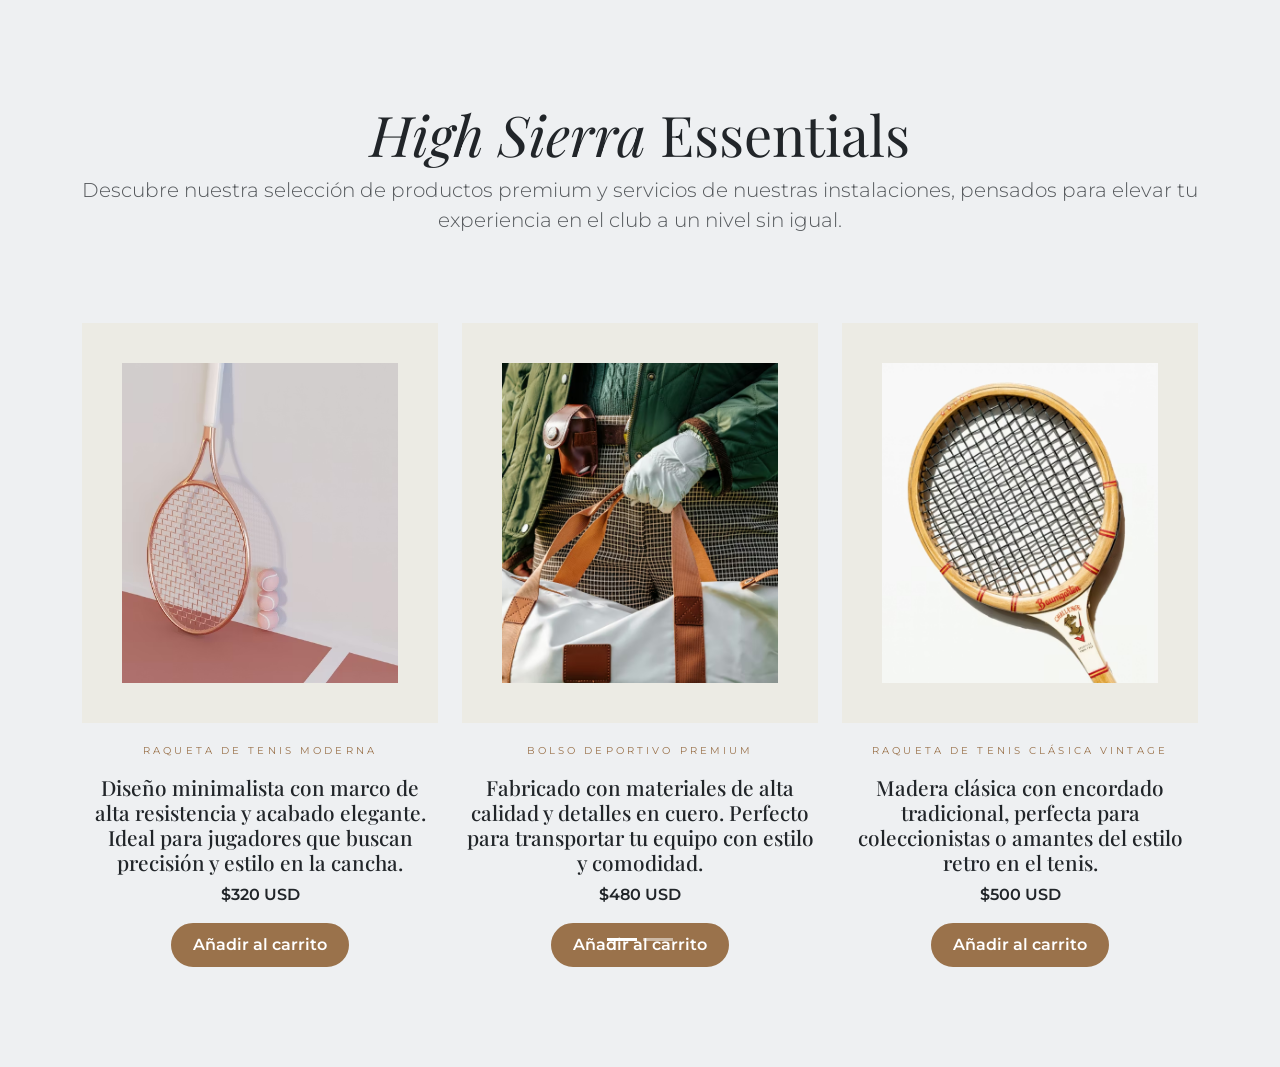
<file: indexProductos.html>
<!DOCTYPE html>
<html lang="es">
<head>
<meta charset="UTF-8">
<meta name="viewport" content="width=device-width, initial-scale=1.0">
<title>High Sierra Boutique</title>

<link href="https://cdn.jsdelivr.net/npm/bootstrap@5.3.2/dist/css/bootstrap.min.css" rel="stylesheet">
<link href="https://fonts.googleapis.com/css2?family=Montserrat:wght@300;400;600&family=Playfair+Display:wght@400;700&display=swap" rel="stylesheet">

<style>
body { font-family: 'Montserrat', sans-serif; }
.section-padding { padding: 100px 0; }
.bg-hs-off-white { background-color: #EEF0F2; }

.serif { font-family: 'Playfair Display', serif; }
.serif-italic { font-family: 'Playfair Display', serif; font-style: italic; }

.glow-text {
    position: relative;
}
.glow-text::after {
    content: '';
    position: absolute;
    top: 50%; left: 50%;
    transform: translate(-50%, -50%);
    width: 120%; height: 150%;
    background: radial-gradient(ellipse, rgba(194,155,111,0.15), transparent);
    z-index: -1;
}

.card-boutique {
    border: none;
    background-color: transparent;
    transition: transform 0.6s ease, box-shadow 0.6s ease;
}
.card-boutique:hover {
    transform: translateY(-15px);
    box-shadow: 0 40px 60px rgba(0,0,0,0.15);
}

.img-container {
    background-color: #ECEBE4;
    padding: 40px;
    height: 400px;
    display: flex;
    align-items: center;
    justify-content: center;
}

.img-placeholder-premium {
    display: flex;
    align-items: center;
    justify-content: center;
    color: #777;
    font-size: 1.1rem;
}

.card-boutique-body {
    padding-top: 20px;
    text-align: center;
}

.product-category {
    text-transform: uppercase;
    font-size: 0.65rem;
    letter-spacing: 0.3em;
    color: #9A724B;
}

.product-title {
    font-size: 1.3rem;
}

.product-price {
    font-weight: 600;
}

/* Botones elegantes con paleta de colores */
.btn-hs {
    border-radius: 50px;
    padding: 8px 20px;
    font-weight: 600;
    color: #fff;
    border: 2px solid #9A724B;
    background-color: #9A724B;
    transition: all 0.3s ease;
}
.btn-hs:hover {
    background-color: #fff;
    color: #9A724B;
}

/* Toasts personalizados */
.toast-container {
    position: fixed;
    top: 20px;
    right: 20px;
    z-index: 1055;
}
.toast-custom {
    background-color: #9A724B;
    color: #fff;
    font-weight: 500;
    border-radius: 8px;
    padding: 12px 18px;
    box-shadow: 0 8px 16px rgba(0,0,0,0.2);
    margin-top: 10px;
    opacity: 0;
    transform: translateY(-20px);
    transition: all 0.4s ease;
}
.toast-custom.show {
    opacity: 1;
    transform: translateY(0);
}
</style>
</head>

<body>

<section id="boutique" class="section-padding bg-hs-off-white">
    <div class="container">
        <div class="text-center mb-5 pb-4">
            <h2 class="display-4 serif mb-2 glow-text">
                <span class="serif-italic">High Sierra</span> Essentials
            </h2>
            <p class="lead text-muted">
                Descubre nuestra selección de productos premium y servicios de nuestras instalaciones, pensados para elevar tu experiencia en el club a un nivel sin igual.
            </p>
        </div>

        <div id="boutiqueRotator" class="carousel slide carousel-fade" data-bs-ride="carousel">
            <div class="carousel-inner">

                <!-- SLIDE 1 -->
                <div class="carousel-item active">
                    <div class="row g-4">
                        <!-- Producto 1 -->
                        <div class="col-md-4">
                            <div class="card card-boutique">
                                <div class="img-container">
                                    <img src="Imágenes/country_club_pics/premium_photo-1661501222517-4e6972d2e080.avif" alt="Raqueta moderna" class="w-100 h-100 object-fit-cover">
                                </div>
                                <div class="card-boutique-body">
                                    <p class="product-category">Raqueta de tenis moderna</p>
                                    <h4 class="product-title serif">Diseño minimalista con marco de alta resistencia y acabado elegante. Ideal para jugadores que buscan precisión y estilo en la cancha.</h4>
                                    <p class="product-price">$320 USD</p>
                                    <button class="btn btn-hs add-to-cart" data-product="Raqueta de tenis moderna" data-price="320">Añadir al carrito</button>
                                </div>
                            </div>
                        </div>

                        <!-- Producto 2 -->
                        <div class="col-md-4">
                            <div class="card card-boutique">
                                <div class="img-container">
                                    <img src="Imágenes/country_club_pics/premium_photo-1765828956695-3f9d642834a7.avif" alt="Bolso deportivo" class="w-100 h-100 object-fit-cover">
                                </div>
                                <div class="card-boutique-body">
                                    <p class="product-category">Bolso deportivo premium</p>
                                    <h4 class="product-title serif">Fabricado con materiales de alta calidad y detalles en cuero. Perfecto para transportar tu equipo con estilo y comodidad.</h4>
                                    <p class="product-price">$480 USD</p>
                                    <button class="btn btn-hs add-to-cart" data-product="Bolso deportivo premium" data-price="480">Añadir al carrito</button>
                                </div>
                            </div>
                        </div>

                        <!-- Producto 3 -->
                        <div class="col-md-4">
                            <div class="card card-boutique">
                                <div class="img-container">
                                    <img src="Imágenes/country_club_pics/photo-1615343303847-443dd6167322.avif" alt="Raqueta clásica" class="w-100 h-100 object-fit-cover">
                                </div>
                                <div class="card-boutique-body">
                                    <p class="product-category">Raqueta de tenis clásica vintage</p>
                                    <h4 class="product-title serif">Madera clásica con encordado tradicional, perfecta para coleccionistas o amantes del estilo retro en el tenis.</h4>
                                    <p class="product-price">$500 USD</p>
                                    <button class="btn btn-hs add-to-cart" data-product="Raqueta de tenis clásica vintage" data-price="500">Añadir al carrito</button>
                                </div>
                            </div>
                        </div>

                    </div>
                </div>

                <!-- SLIDE 2 -->
                <div class="carousel-item">
                    <div class="row g-4">

                        <!-- Producto 4 -->
                        <div class="col-md-4">
                            <div class="card card-boutique">
                                <div class="img-container">
                                    <img src="Imágenes/country_club_pics/photo-1634606847472-20a33df3ee61.avif" alt="Campo de Golf" class="w-100 h-100 object-fit-cover">
                                </div>
                                <div class="card-boutique-body">
                                    <p class="product-category">Campo de Golf</p>
                                    <h4 class="product-title serif">Disfruta de entrenamientos en campos emblemáticos, donde perfeccionarás tu swing como un verdadero amante del golf.</h4>
                                    <p class="product-price">$1000 USD</p>
                                    <button class="btn btn-hs add-to-cart" data-product="Campo de Golf" data-price="1000">Añadir al carrito</button>
                                </div>
                            </div>
                        </div>

                        <!-- Producto 5 -->
                        <div class="col-md-4">
                            <div class="card card-boutique">
                                <div class="img-container">
                                    <img src="Imágenes/country_club_pics/premium_photo-1733342490554-4bcb4c60631e.avif" alt="Cancha de Tenis" class="w-100 h-100 object-fit-cover">
                                </div>
                                <div class="card-boutique-body">
                                    <p class="product-category">Cancha de Tenis</p>
                                    <h4 class="product-title serif">Practica tenis en instalaciones diseñadas para el deporte, con canchas bien acondicionadas y ambiente social.</h4>
                                    <p class="product-price">$800 USD</p>
                                    <button class="btn btn-hs add-to-cart" data-product="Cancha de Tenis" data-price="800">Añadir al carrito</button>
                                </div>
                            </div>
                        </div>

                        <!-- Producto 6 -->
                        <div class="col-md-4">
                            <div class="card card-boutique">
                                <div class="img-container">
                                    <img src="Imágenes/country_club_pics/photo-1625476349544-b315ca2c615e.avif" alt="Yoga y bienestar" class="w-100 h-100 object-fit-cover">
                                </div>
                                <div class="card-boutique-body">
                                    <p class="product-category">Yoga y bienestar integral</p>
                                    <h4 class="product-title serif">El yoga es mucho más que un ejercicio, es un camino hacia la armonía y bienestar integral.</h4>
                                    <p class="product-price">$300 USD</p>
                                    <button class="btn btn-hs add-to-cart" data-product="Yoga y bienestar integral" data-price="300">Añadir al carrito</button>
                                </div>
                            </div>
                        </div>

                    </div>
                </div>

            </div>

            <div class="carousel-indicators">
                <button type="button" data-bs-target="#boutiqueRotator" data-bs-slide-to="0" class="active"></button>
                <button type="button" data-bs-target="#boutiqueRotator" data-bs-slide-to="1"></button>
            </div>

        </div>
    </div>
</section>

<!-- Contenedor de toasts -->
<div class="toast-container" id="toastContainer"></div>

<script src="https://cdn.jsdelivr.net/npm/bootstrap@5.3.2/dist/js/bootstrap.bundle.min.js"></script>

<script>
document.addEventListener("DOMContentLoaded", function() {
    new bootstrap.Carousel('#boutiqueRotator', {
        interval: 4500,
        wrap: true
    });

    let cart = [];
    const addButtons = document.querySelectorAll('.add-to-cart');
    const toastContainer = document.getElementById('toastContainer');

    function showToast(message){
        const toast = document.createElement('div');
        toast.classList.add('toast-custom');
        toast.textContent = message;
        toastContainer.appendChild(toast);
        setTimeout(() => toast.classList.add('show'), 50);
        setTimeout(() => {
            toast.classList.remove('show');
            setTimeout(() => toast.remove(), 400);
        }, 2000);
    }

    addButtons.forEach(button => {
        button.addEventListener('click', () => {
            const productName = button.getAttribute('data-product');
            const productPrice = button.getAttribute('data-price');

            const index = cart.findIndex(item => item.name === productName);
            if(index === -1){
                cart.push({name: productName, price: productPrice});
                button.textContent = "Eliminar del carrito";
                button.classList.remove('btn-hs');
                button.classList.add('btn-danger');
                showToast(`✅ "${productName}" agregado al carrito.`);
            } else {
                cart.splice(index, 1);
                button.textContent = "Añadir al carrito";
                button.classList.remove('btn-danger');
                button.classList.add('btn-hs');
                showToast(`❌ "${productName}" eliminado del carrito.`);
            }

            console.log(cart);
        });
    });
});
</script>

</body>
</html>
</file>
